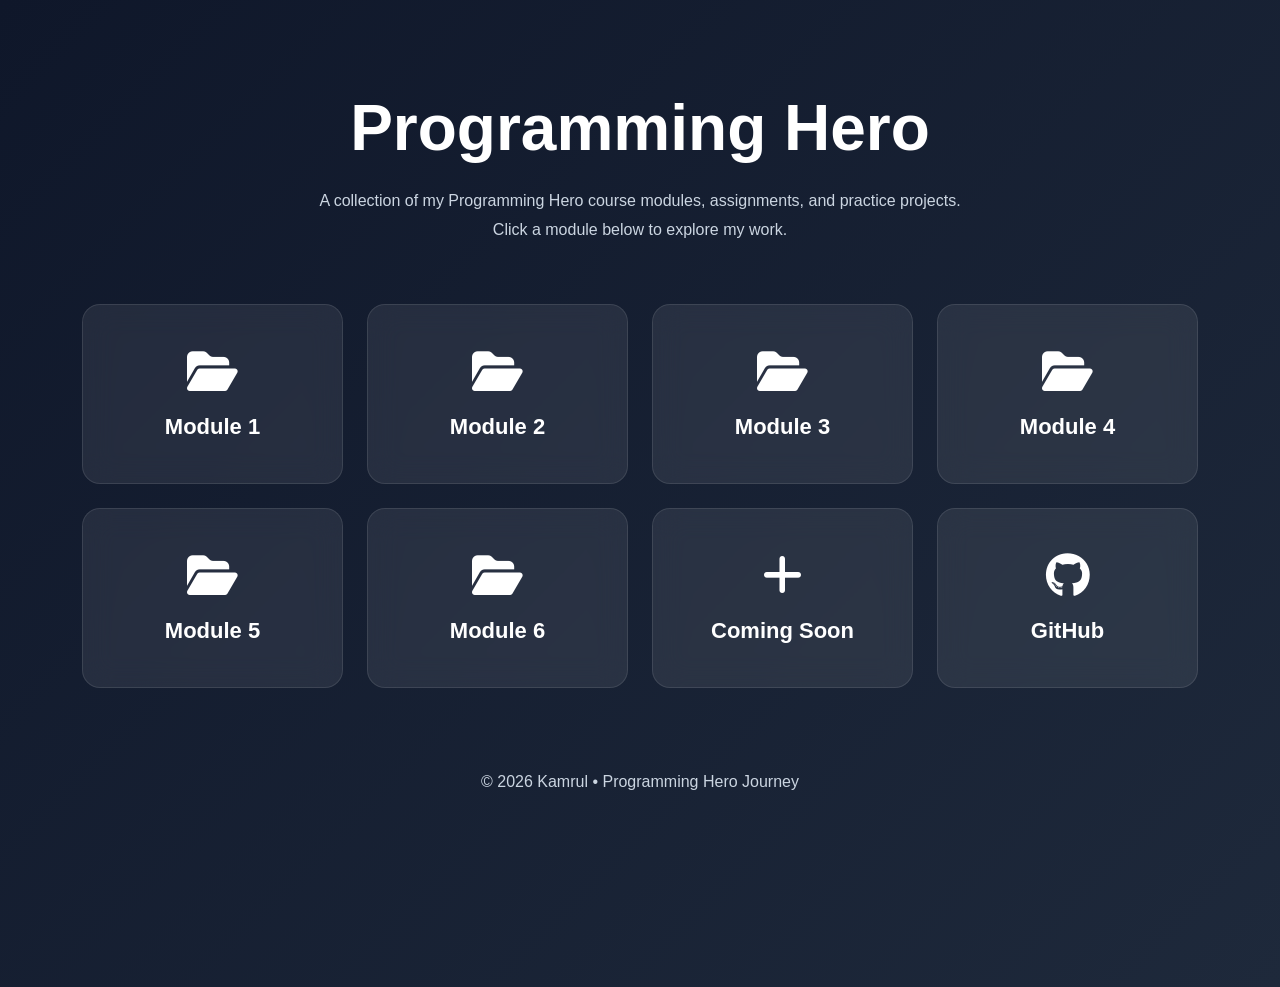
<file: index.html>
<!DOCTYPE html>
<html lang="en">
<head>
    <meta charset="UTF-8">
    <meta name="viewport" content="width=device-width, initial-scale=1.0">
    <title>Programming Hero Journey</title>

    <link href="https://cdn.jsdelivr.net/npm/bootstrap@5.3.7/dist/css/bootstrap.min.css" rel="stylesheet">
    <link rel="stylesheet" href="https://cdnjs.cloudflare.com/ajax/libs/font-awesome/6.6.0/css/all.min.css">

    <style>
        *{
            margin:0;
            padding:0;
            box-sizing:border-box;
        }

        body{
            font-family:Arial,Helvetica,sans-serif;
            background:linear-gradient(135deg,#0f172a,#1e293b);
            color:#fff;
            min-height:100vh;
        }

        .hero{
            padding:90px 0;
        }

        .hero h1{
            font-size:clamp(2.5rem,5vw,4rem);
            font-weight:700;
        }

        .hero p{
            color:#cbd5e1;
            max-width:650px;
            margin:20px auto 60px;
            line-height:1.8;
        }

        .module-card{
            display:flex;
            flex-direction:column;
            justify-content:center;
            align-items:center;

            height:180px;

            background:rgba(255,255,255,.08);
            backdrop-filter:blur(15px);

            border:1px solid rgba(255,255,255,.1);
            border-radius:18px;

            color:#fff;
            text-decoration:none;

            transition:.35s;
        }

        .module-card:hover{
            transform:translateY(-10px);
            background:#2563eb;
            color:#fff;
            box-shadow:0 20px 40px rgba(37,99,235,.35);
        }

        .module-card i{
            font-size:45px;
            margin-bottom:20px;
        }

        .module-card h4{
            font-size:22px;
            font-weight:600;
            margin:0;
        }

        footer{
            margin-top:80px;
            text-align:center;
            color:#94a3b8;
            padding-bottom:40px;
        }

        @media(max-width:768px){

            .hero{
                padding:60px 0;
            }

            .module-card{
                height:160px;
            }

            footer{
                margin-top:50px;
            }

        }
    </style>

</head>

<body>

<section class="hero">

<div class="container">

<div class="text-center">

<h1>Programming Hero</h1>

<p>
A collection of my Programming Hero course modules, assignments,
and practice projects. Click a module below to explore my work.
</p>

</div>

<div class="row g-4">

<div class="col-lg-3 col-md-4 col-sm-6">
<a href="./Module 1/" class="module-card">
<i class="fa-solid fa-folder-open"></i>
<h4>Module 1</h4>
</a>
</div>

<div class="col-lg-3 col-md-4 col-sm-6">
<a href="./Module 2/" class="module-card">
<i class="fa-solid fa-folder-open"></i>
<h4>Module 2</h4>
</a>
</div>

<div class="col-lg-3 col-md-4 col-sm-6">
<a href="./Module 3/" class="module-card">
<i class="fa-solid fa-folder-open"></i>
<h4>Module 3</h4>
</a>
</div>

<div class="col-lg-3 col-md-4 col-sm-6">
<a href="./Module 4/" class="module-card">
<i class="fa-solid fa-folder-open"></i>
<h4>Module 4</h4>
</a>
</div>

<div class="col-lg-3 col-md-4 col-sm-6">
<a href="./Module 5/" class="module-card">
<i class="fa-solid fa-folder-open"></i>
<h4>Module 5</h4>
</a>
</div>

<div class="col-lg-3 col-md-4 col-sm-6">
<a href="./Module 6/" class="module-card">
<i class="fa-solid fa-folder-open"></i>
<h4>Module 6</h4>
</a>
</div>

<div class="col-lg-3 col-md-4 col-sm-6">
<a href="#" class="module-card">
<i class="fa-solid fa-plus"></i>
<h4>Coming Soon</h4>
</a>
</div>

<div class="col-lg-3 col-md-4 col-sm-6">
<a href="https://github.com/onlykamrul" class="module-card">
<i class="fa-brands fa-github"></i>
<h4>GitHub</h4>
</a>
</div>

</div>

<footer>

<p>© 2026 Kamrul • Programming Hero Journey</p>

</footer>

</div>

</section>

<script src="https://cdn.jsdelivr.net/npm/bootstrap@5.3.7/dist/js/bootstrap.bundle.min.js"></script>

</body>
</html>
</file>
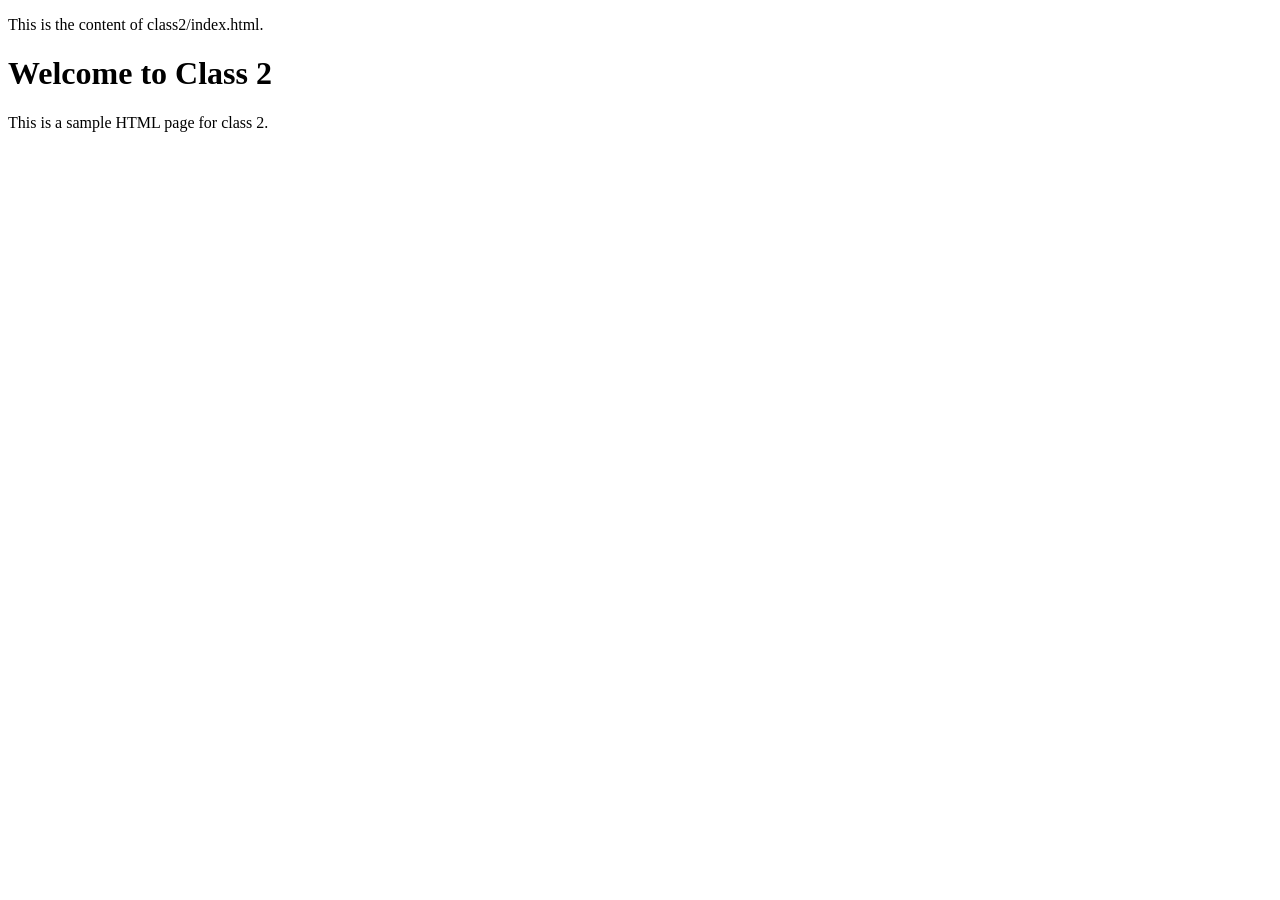
<file: Module 2/index.html>
<!DOCTYPE html>
<html lang="en">
<head>
    <meta charset="UTF-8">
    <meta name="viewport" content="width=device-width, initial-scale=1.0">
    <title>Document</title>
</head>
<body>
    <p>This is the content of class2/index.html.</p>
    <h1>Welcome to Class 2</h1>
    <p>This is a sample HTML page for class 2.</p>
    
</body>
</html>
</file>
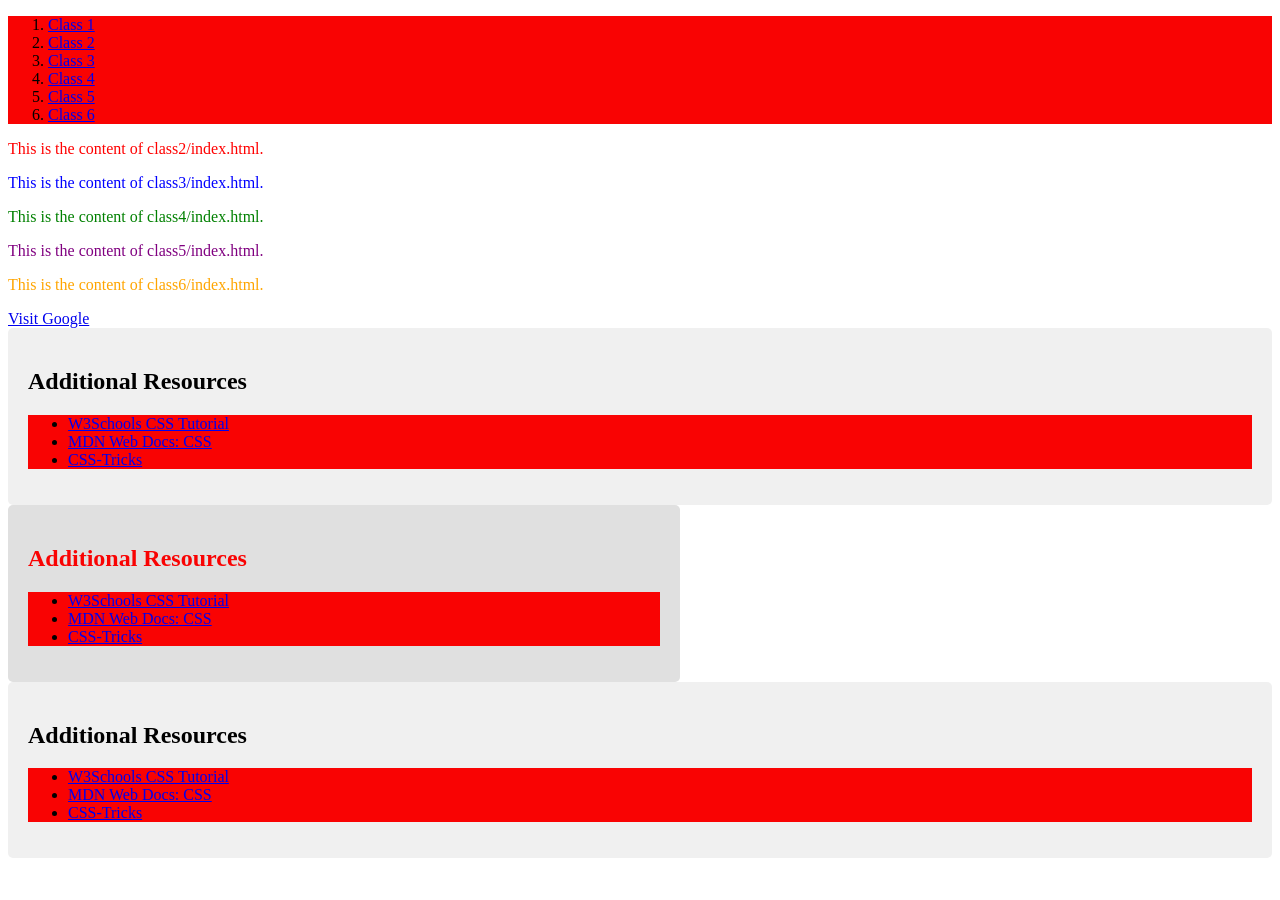
<file: Module 3/index.html>
<!DOCTYPE html>
<html lang="en">
<head>
    <meta charset="UTF-8">
    <meta name="viewport" content="width=device-width, initial-scale=1.0">
    <title>css For Class</title>
<style>
 section {
        background-color: #f0f0f0;
        padding: 20px;
        border-radius: 5px;
    }
    #second-section {
        background-color: #e0e0e0;
        padding: 20px;
        border-radius: 5px;
        width: 50%
    }
    .second-section {
        color: #f90303;
        font-size: 1.5em;
    }


    /* Tag section */
    tag {
        /* Styles for the tag */
    }
    /* ID section */
    #id { 
        /* Styles for the ID */
    }
    /* Class section */
    .class { 
        /* Styles for the class */
    }


    ol, ul, .class1 {background-color: #f90303;
  
    }



    </style>
</head>
<body>

    <ol>
        <li class="class1"><a href="class1/index.html">Class 1</a></li>
        <li><a href="class2/index.html">Class 2</a></li>
        <li><a href="class3/index.html">Class 3</a></li>
        <li><a href="class4/index.html">Class 4</a></li>
        <li><a href="class5/index.html">Class 5</a></li>
        <li><a href="class6/index.html">Class 6</a></li>
    </ol>
    <p style="color: red;">This is the content of class2/index.html.</p>
    <p style="color: blue;">This is the content of class3/index.html.</p>
    <p style="color: green;">This is the content of class4/index.html.</p>
    <p style="color: purple;">This is the content of class5/index.html.</p>
    <p style="color: orange;">This is the content of class6/index.html.</p>
    <a href="https://www.google.com" target="_blank">Visit Google</a>

    <section>
        <h2>Additional Resources</h2>
        <ul>
            <li><a href="https://www.w3schools.com/css/" target="_blank">W3Schools CSS Tutorial</a></li>
            <li><a href="https://developer.mozilla.org/en-US/docs/Web/CSS" target="_blank">MDN Web Docs: CSS</a></li>
            <li><a href="https://css-tricks.com/" target="_blank">CSS-Tricks</a></li>
        </ul>
    </section>
    <section id="second-section">
        <h2 class="second-section">Additional Resources</h2>
        <ul>
            <li><a href="https://www.w3schools.com/css/" target="_blank">W3Schools CSS Tutorial</a></li>
            <li><a href="https://developer.mozilla.org/en-US/docs/Web/CSS" target="_blank">MDN Web Docs: CSS</a></li>
            <li><a href="https://css-tricks.com/" target="_blank">CSS-Tricks</a></li>
        </ul>
    </section>
    <section>
        <h2>Additional Resources</h2>
        <ul>
            <li><a href="https://www.w3schools.com/css/" target="_blank">W3Schools CSS Tutorial</a></li>
            <li><a href="https://developer.mozilla.org/en-US/docs/Web/CSS" target="_blank">MDN Web Docs: CSS</a></li>
            <li><a href="https://css-tricks.com/" target="_blank">CSS-Tricks</a></li>
        </ul>
    </section>

</body>
</html>
</file>
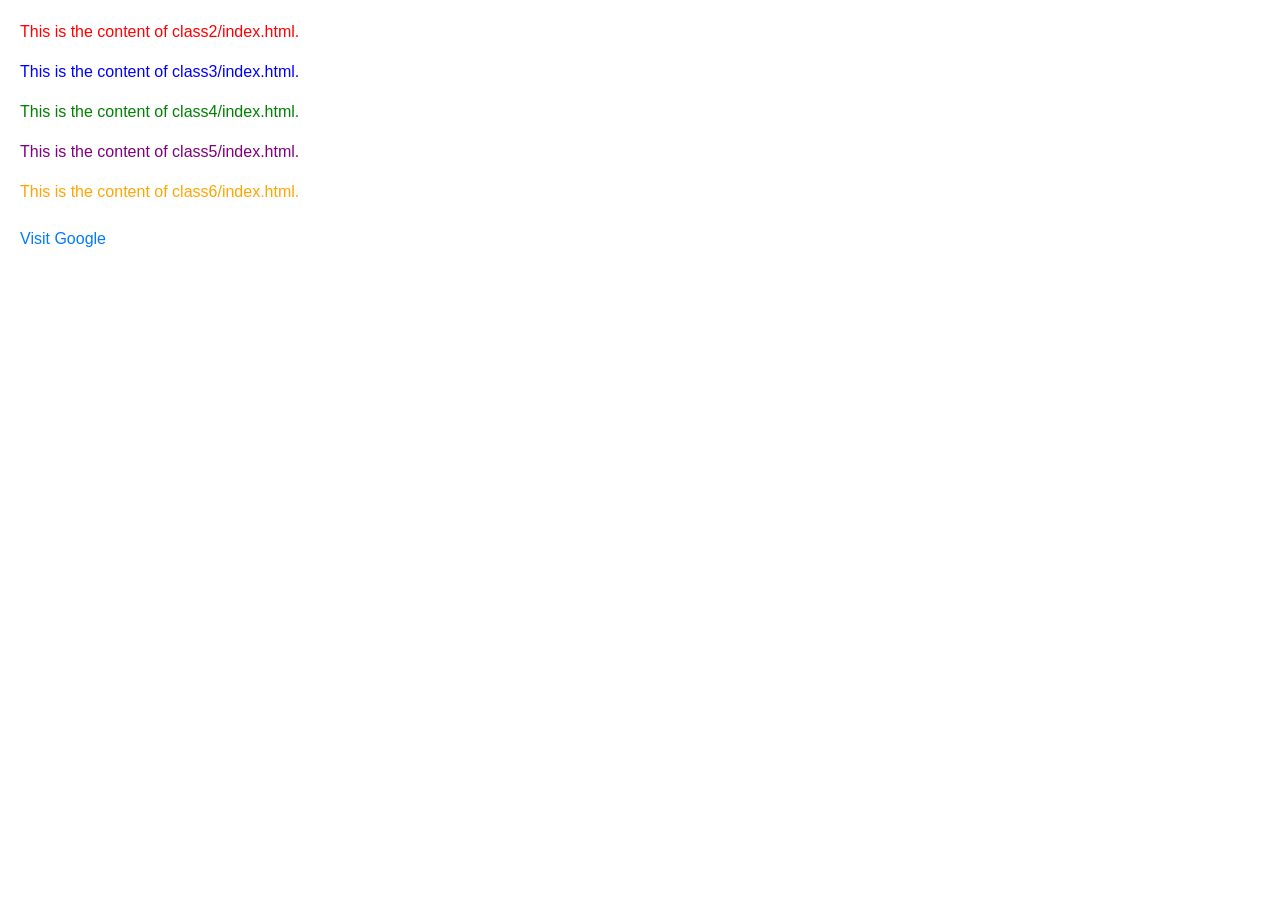
<file: Module 4/index.html>
<!DOCTYPE html>
<html lang="en">
<head>
    <meta charset="UTF-8">
    <meta name="viewport" content="width=device-width, initial-scale=1.0">
    <title>css For Class</title>
<style>
    body {
        font-family: Arial, sans-serif;
        margin: 20px;
    }
    p {
        font-size: 16px;
        line-height: 1.5;
    }
    a {
        display: inline-block;
        margin-top: 10px;
        text-decoration: none;
        color: #007BFF;
    }
    a:hover {
        text-decoration: underline;
    }
    </style>
</head>
<body>
    <p style="color: red;">This is the content of class2/index.html.</p>
    <p style="color: blue;">This is the content of class3/index.html.</p>
    <p style="color: green;">This is the content of class4/index.html.</p>
    <p style="color: purple;">This is the content of class5/index.html.</p>
    <p style="color: orange;">This is the content of class6/index.html.</p>
    <a href="https://www.google.com" target="_blank">Visit Google</a>

</body>
</html>
</file>
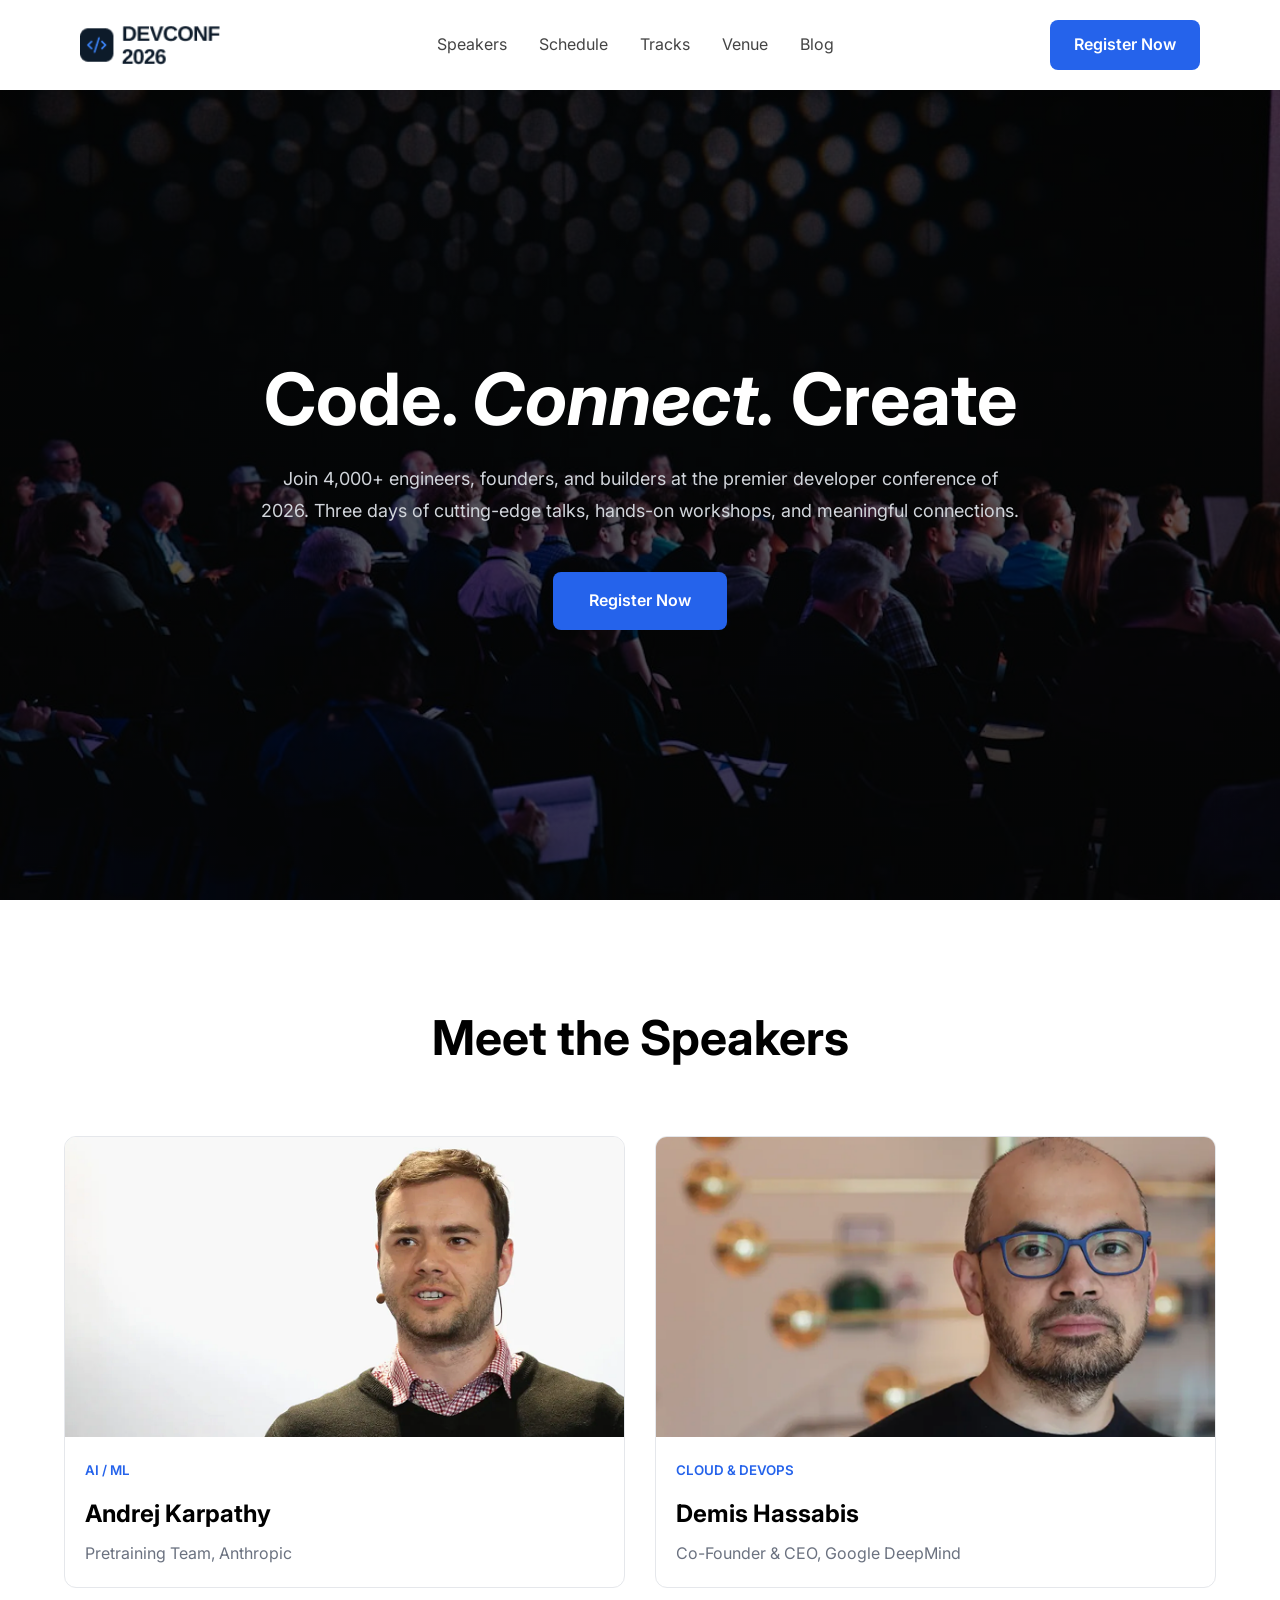
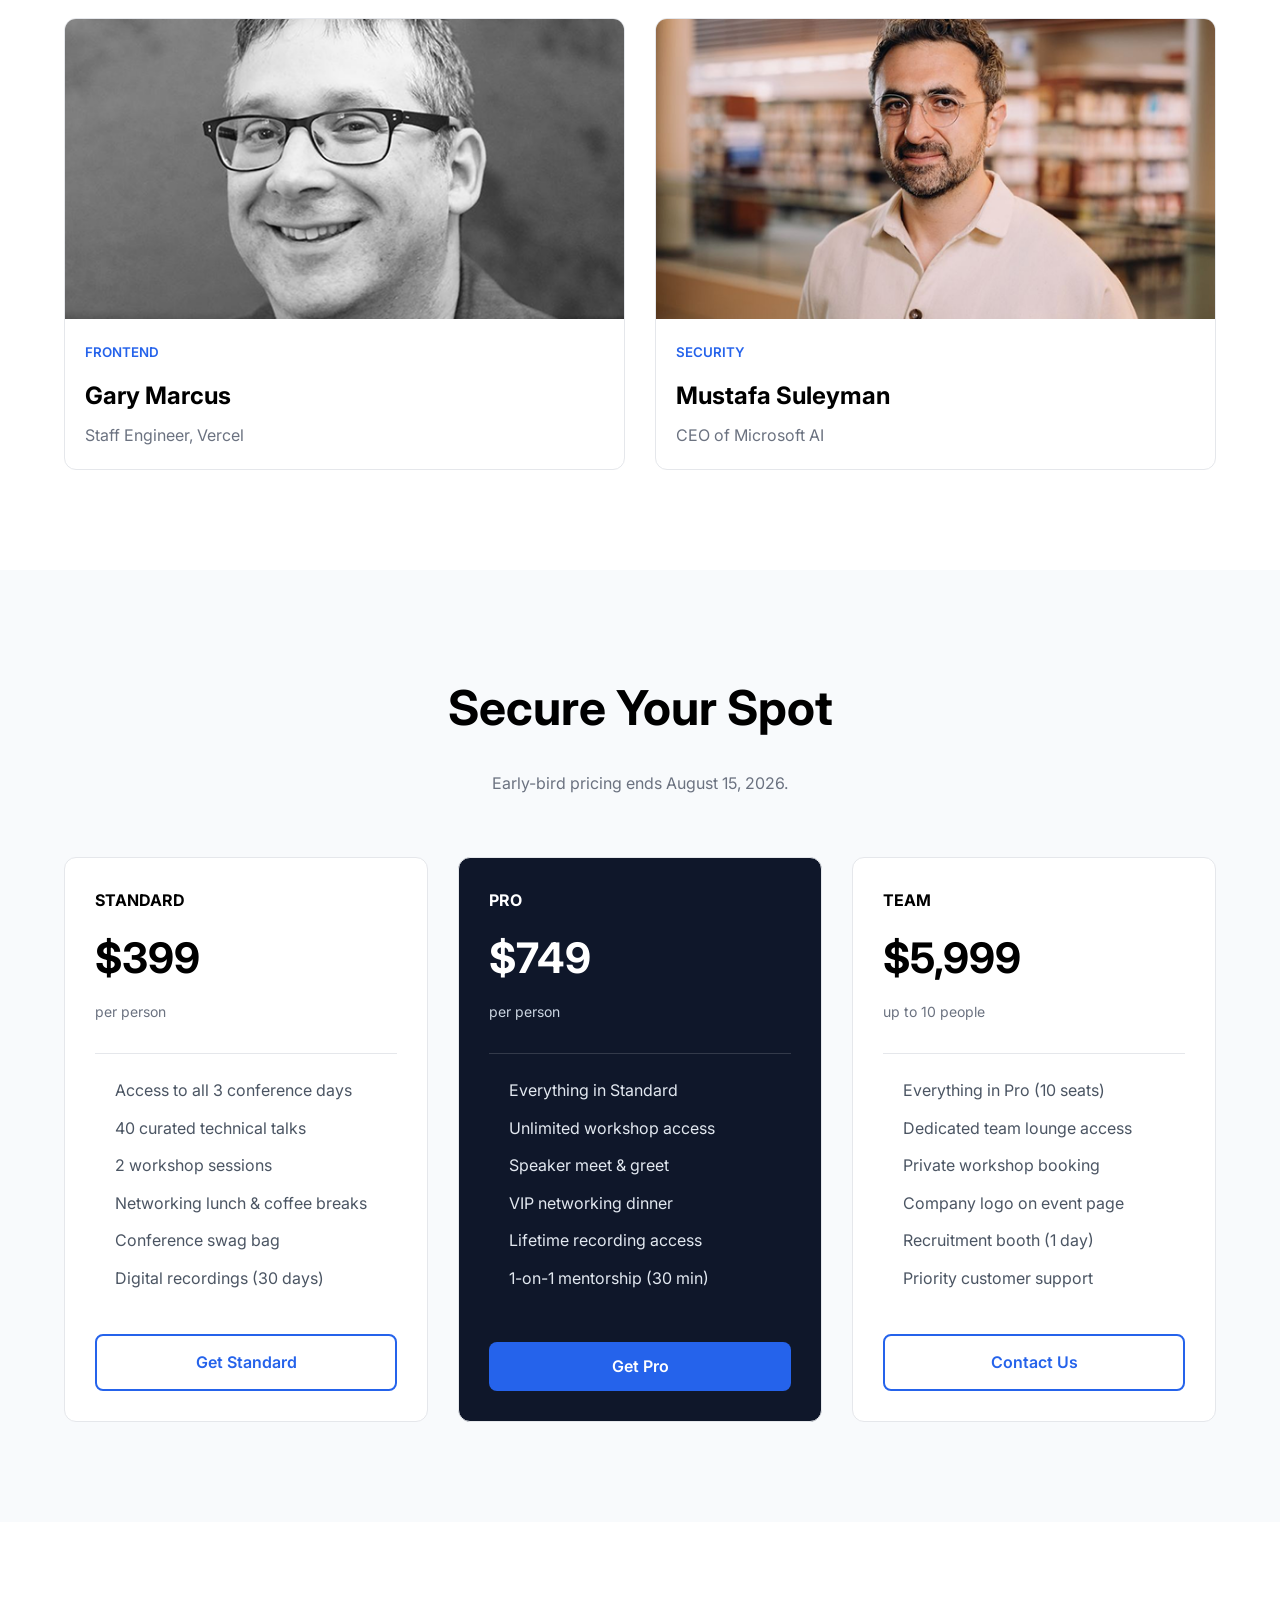
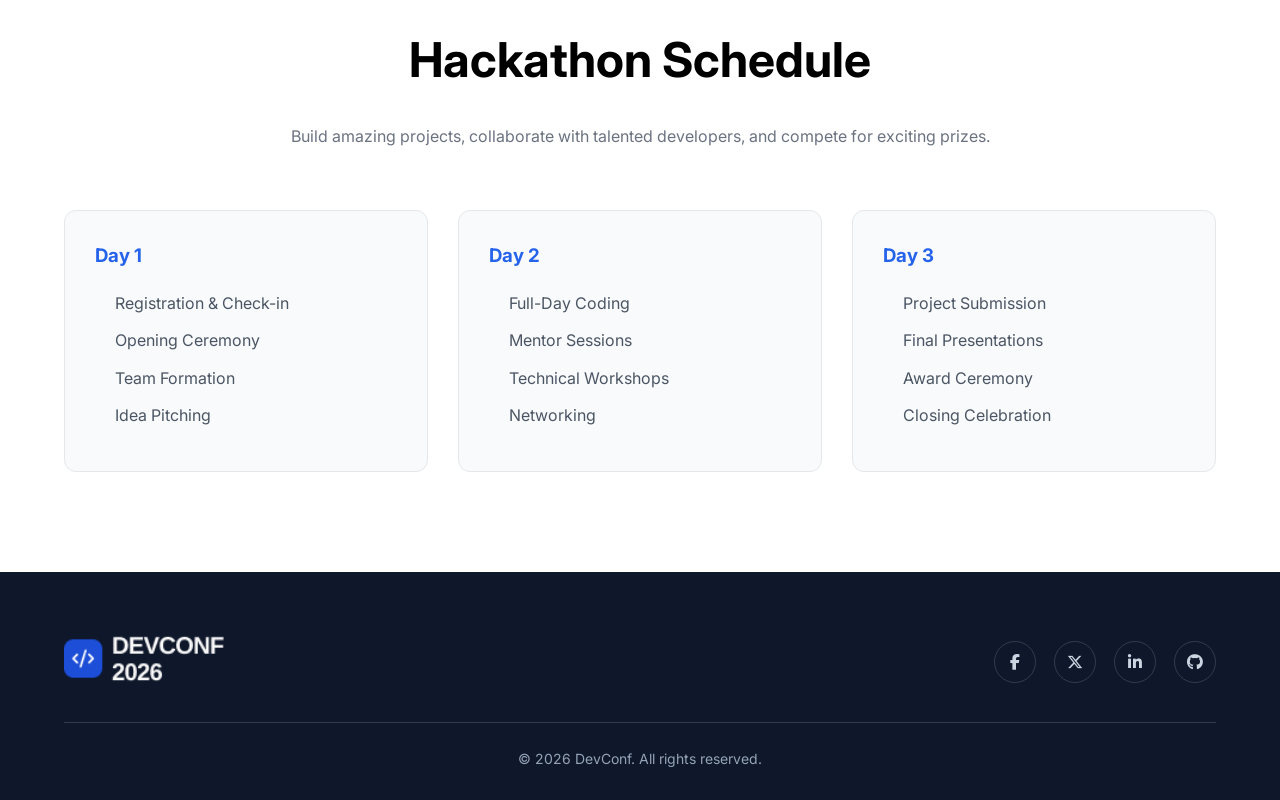
<file: Module 6/index.html>
<!DOCTYPE html>
<html lang="en">
<head>
    <meta charset="UTF-8">
    <meta name="viewport" content="width=device-width, initial-scale=1.0">
    <title>DevConf 2026</title>
    <link rel="stylesheet" href="style.css">
    <link rel="stylesheet" href="https://cdnjs.cloudflare.com/ajax/libs/font-awesome/6.6.0/css/all.min.css">
    <link href="https://fonts.googleapis.com/css2?family=Inter:wght@400;500;600;700&display=swap" rel="stylesheet">
</head>
<body>
    <header>
        <nav class="navbar">
    
            <div class="logo">
                <img src="./assets/logo.png" alt="DevConf Logo">
            </div>
    
            <ul class="nav-links">
                <li><a href="#">Speakers</a></li>
                <li><a href="#">Schedule</a></li>
                <li><a href="#">Tracks</a></li>
                <li><a href="#">Venue</a></li>
                <li><a href="#">Blog</a></li>
            </ul>
    
            <a href="#" class="btn">Register Now</a>
    
        </nav>
    </header>

    <main>
        <section class="hero">
            <div class="hero-content">
                <h1>Code. <span>Connect.</span> Create</h1>
    
                <p>
                    Join 4,000+ engineers, founders, and builders at the premier
                    developer conference of 2026. Three days of cutting-edge talks,
                    hands-on workshops, and meaningful connections.
                </p>
    
                <a href="#" class="hero-btn">Register Now</a>
            </div>
        </section>
    </main>

    <section class="speakers">
        <div class="container">
    
            <h2 class="section-title">Meet the Speakers</h2>
    
            <div class="speaker-grid">
    
                <!-- Speaker 1 -->
                <div class="speaker-card">
                    <img src="./assets/andrej.png" alt="Andrej Karpathy">
    
                    <div class="speaker-info">
                        <small>AI / ML</small>
                        <h3>Andrej Karpathy</h3>
                        <p>Pretraining Team, Anthropic</p>
                    </div>
                </div>
    
                <!-- Speaker 2 -->
                <div class="speaker-card">
                    <img src="./assets/demis.png" alt="Demis Hassabis">
    
                    <div class="speaker-info">
                        <small>Cloud & DevOps</small>
                        <h3>Demis Hassabis</h3>
                        <p>Co-Founder & CEO, Google DeepMind</p>
                    </div>
                </div>
    
                <!-- Speaker 3 -->
                <div class="speaker-card">
                    <img src="./assets/gary.png" alt="Gary Marcus">
    
                    <div class="speaker-info">
                        <small>Frontend</small>
                        <h3>Gary Marcus</h3>
                        <p>Staff Engineer, Vercel</p>
                    </div>
                </div>
    
                <!-- Speaker 4 -->
                <div class="speaker-card">
                    <img src="./assets/mustafa.png" alt="Mustafa Suleyman">
    
                    <div class="speaker-info">
                        <small>Security</small>
                        <h3>Mustafa Suleyman</h3>
                        <p>CEO of Microsoft AI</p>
                    </div>
                </div>
    
            </div>
    
        </div>
    </section>

    <section class="pricing">
        <div class="container">
    
            <h2 class="section-title">Secure Your Spot</h2>
            <p class="section-subtitle">
                Early-bird pricing ends August 15, 2026.
            </p>
    
            <div class="pricing-cards">
    
                <!-- Standard -->
                <div class="price-card">
                    <h4>STANDARD</h4>
    
                    <h3>$399</h3>
                    <span>per person</span>
    
                    <ul>
                        <li>Access to all 3 conference days</li>
                        <li>40 curated technical talks</li>
                        <li>2 workshop sessions</li>
                        <li>Networking lunch & coffee breaks</li>
                        <li>Conference swag bag</li>
                        <li>Digital recordings (30 days)</li>
                    </ul>
    
                    <a href="#" class="outline-btn">Get Standard</a>
                </div>
    
                <!-- Pro -->
                <div class="price-card featured">
                    <h4>PRO</h4>
    
                    <h3>$749</h3>
                    <span>per person</span>
    
                    <ul>
                        <li>Everything in Standard</li>
                        <li>Unlimited workshop access</li>
                        <li>Speaker meet & greet</li>
                        <li>VIP networking dinner</li>
                        <li>Lifetime recording access</li>
                        <li>1-on-1 mentorship (30 min)</li>
                    </ul>
    
                    <a href="#" class="btn">Get Pro</a>
                </div>
    
                <!-- Team -->
                <div class="price-card">
                    <h4>TEAM</h4>
    
                    <h3>$5,999</h3>
                    <span>up to 10 people</span>
    
                    <ul>
                        <li>Everything in Pro (10 seats)</li>
                        <li>Dedicated team lounge access</li>
                        <li>Private workshop booking</li>
                        <li>Company logo on event page</li>
                        <li>Recruitment booth (1 day)</li>
                        <li>Priority customer support</li>
                    </ul>
    
                    <a href="#" class="outline-btn">Contact Us</a>
                </div>
    
            </div>
    
        </div>
    </section>


    <!-- Hackathon Section -->
    <!-- Create a modern Hackathon Schedule section for a DevConf 2026 landing page using only HTML and CSS. Include three cards (Day 1, Day 2, Day 3), each with a heading and four schedule items. The design should match a clean tech conference theme with subtle hover effects and responsive layout. -->

    <section class="hackathon">
        <div class="container">
    
            <h2 class="section-title">Hackathon Schedule</h2>
    
            <p class="section-subtitle">
                Build amazing projects, collaborate with talented developers, and compete for exciting prizes.
            </p>
    
            <div class="hackathon-cards">
    
                <!-- Day 1 -->
                <div class="hackathon-card">
                    <h3>Day 1</h3>
    
                    <ul>
                        <li>Registration & Check-in</li>
                        <li>Opening Ceremony</li>
                        <li>Team Formation</li>
                        <li>Idea Pitching</li>
                    </ul>
                </div>
    
                <!-- Day 2 -->
                <div class="hackathon-card">
                    <h3>Day 2</h3>
    
                    <ul>
                        <li>Full-Day Coding</li>
                        <li>Mentor Sessions</li>
                        <li>Technical Workshops</li>
                        <li>Networking</li>
                    </ul>
                </div>
    
                <!-- Day 3 -->
                <div class="hackathon-card">
                    <h3>Day 3</h3>
    
                    <ul>
                        <li>Project Submission</li>
                        <li>Final Presentations</li>
                        <li>Award Ceremony</li>
                        <li>Closing Celebration</li>
                    </ul>
                </div>
    
            </div>
    
        </div>
    </section>

<!-- Footer Section -->
<footer class="footer">
    <div class="container">

        <div class="footer-top">

            <div class="footer-logo">
                <img src="./assets/footer-logo.png" alt="DevConf Logo">
            </div>

            <div class="social-links">
                <a href="#"><i class="fab fa-facebook-f"></i></a>
                <a href="#"><i class="fab fa-x-twitter"></i></a>
                <a href="#"><i class="fab fa-linkedin-in"></i></a>
                <a href="#"><i class="fab fa-github"></i></a>
            </div>

        </div>

        <hr>

        <div class="footer-bottom">
            <p>&copy; 2026 DevConf. All rights reserved.</p>
        </div>

    </div>
</footer>
    
</body>
</html>
</file>
<file: Module 6/style.css>
/* Reset All */
*{
    margin:0;
    padding:0;
    box-sizing:border-box;
}

body{
    font-family:'Inter',sans-serif;
    line-height:1.6;
}

a{
    text-decoration:none;
    color:inherit;
}

ul{
    list-style:none;
}

.container{
    width: 90%;
    max-width: 1200px;
    margin: 0 auto;
}

/*Navbar CSS*/
.navbar{
    display:flex;
    justify-content:space-between;
    align-items:center;

    padding:20px 80px;
}

.logo img{
    width: 140px;
    display: block;
}

.logo span{
    color:#2563eb;
}

.nav-links{
    display:flex;
    gap:32px;
}

.nav-links a{
    font-size:16px;
    color:#444;
    transition:.3s;
}

.nav-links a:hover{
    color:#2563eb;
}

.btn{
    background:#2563eb;
    color:white;

    padding:12px 24px;
    border-radius:8px;

    font-weight:600;
    transition:.3s;
}

.btn:hover{
    background:#1d4ed8;
}

 /*Hero Section CSS*/

.hero{
    height: 90vh;
    display: flex;
    justify-content: center;
    align-items: center;
    text-align: center;

    background:
        linear-gradient(rgba(0,0,0,.65), rgba(0,0,0,.65)),
        url("./assets/banner.jpg");

    background-size: cover;
    background-position: center;
}

.hero-content{
    max-width: 850px;
    color: #fff;
}

.hero-content h1{
    font-size: 72px;
    font-weight: 700;
    line-height: 1.1;
    margin-bottom: 24px;
}

.hero-content span{
    font-style: italic;
}

.hero-content p{
    max-width: 760px;
    margin: 0 auto 45px;
    font-size: 18px;
    line-height: 1.8;
    color: #d1d5db;
}

.hero-btn{
    display: inline-block;
    background: #2563eb;
    color: #fff;
    padding: 16px 36px;
    border-radius: 8px;
    font-size: 16px;
    font-weight: 600;
    transition: 0.3s;
}

.hero-btn:hover{
    background: #1d4ed8;
}

/*Speakers Section*/

.speakers{
    padding:100px 0;
    background:#ffffff;
}

.section-title{
    text-align:center;
    font-size:48px;
    margin-bottom:60px;
}

.speaker-grid{
    display:grid;
    grid-template-columns:repeat(2,1fr);
    gap:30px;
}

.speaker-card{
    background:#ffffff;
    border:1px solid #e5e7eb;
    border-radius:12px;
    overflow:hidden;
}

.speaker-card img{
    width:100%;
    height:300px;
    object-fit:cover;
    display:block;
}

.speaker-info{
    padding:20px;
}

.speaker-info small{
    color:#2563eb;
    font-weight:600;
    text-transform:uppercase;
}

.speaker-info h3{
    margin:12px 0 8px;
    font-size:24px;
}

.speaker-info p{
    color:#6b7280;
    line-height:1.6;
}


/*Pricing Section*/

.pricing{
    padding:100px 0;
    background:#f8fafc;
}

.section-subtitle{
    text-align:center;
    color:#6b7280;
    margin-top:-35px;
    margin-bottom:60px;
}

.pricing-cards{
    display:flex;
    gap:30px;
}

.price-card{
    flex: 1;
    background: #fff;
    border: 1px solid #e5e7eb;
    border-radius: 12px;
    padding: 30px;

    display: flex;
    flex-direction: column;
    transition:.3s;
}

.featured{
    background:#0f172a;
    color:#fff;
}
.price-card ul{
    margin-top: 24px;
    padding-top: 24px;
    padding-left: 20px;

    border-top: 1px solid #e5e7eb;

    flex-grow: 1;
}

.featured ul{
    border-top: 1px solid rgba(255,255,255,.15);
}

.price-card h3{
    font-size:42px;
    margin:10px 0;
}

.price-card span{
    color:#6b7280;
    font-size:14px;
}

.featured span{
    color:#cbd5e1;
}

.price-card ul{
    margin: 30px 0;
    padding-left: 20px;

    flex-grow: 1;
}

.price-card li{
    margin-bottom:12px;
    color:#4b5563;
}

.featured li{
    color:#e2e8f0;
}

.outline-btn{
    display:block;
    text-align:center;

    padding:14px;
    border:2px solid #2563eb;
    border-radius:8px;

    color:#2563eb;
    font-weight:600;
}
.outline-btn:hover{
    background:#2563eb;
    color:#fff;
}

.price-card:hover{
    transform:translateY(-8px);
    box-shadow:0 12px 24px rgba(0,0,0,.1);
}

.price-card .btn{
    display: block;
    text-align: center;
}

.navbar .btn{
    display: inline-block;
}

/*Hackathon Section Using Ai code just try do sonmeting*/

.hackathon{
    padding: 100px 0;
    background: #ffffff;
}

.hackathon-cards{
    display: flex;
    gap: 30px;
    margin-top: 50px;
}

.hackathon-card{
    flex: 1;
    background: #f8fafc;
    border-radius: 12px;
    padding: 30px;
    border: 1px solid #e5e7eb;
    transition: 0.3s;
}

.hackathon-card:hover{
    transform: translateY(-8px);
    box-shadow: 0 12px 24px rgba(0,0,0,.1);
}

.hackathon-card h3{
    margin-bottom: 20px;
    color: #2563eb;
}

.hackathon-card ul{
    padding-left: 20px;
}

.hackathon-card li{
    margin-bottom: 12px;
    color: #4b5563;
}


/*Footer Section*/

.footer{
    background:#0f172a;
    padding:60px 0 30px;
}

.footer-top{
    display:flex;
    justify-content:space-between;
    align-items:center;
    margin-bottom:30px;
}

.footer-logo img{
    width:160px;
}

.social-links{
    display:flex;
    gap:18px;
}

.social-links a{
    width:42px;
    height:42px;

    display:flex;
    justify-content:center;
    align-items:center;

    border:1px solid rgba(255,255,255,.15);
    border-radius:50%;

    color:#cbd5e1;
    transition:.3s;
}

.social-links a:hover{
    background:#2563eb;
    border-color:#2563eb;
    color:#fff;
}

.footer hr{
    border:none;
    border-top:1px solid rgba(255,255,255,.15);
    margin-bottom:25px;
}

.footer-bottom{
    text-align:center;
}

.footer-bottom p{
    color:#94a3b8;
    font-size:14px;
}
</file>
